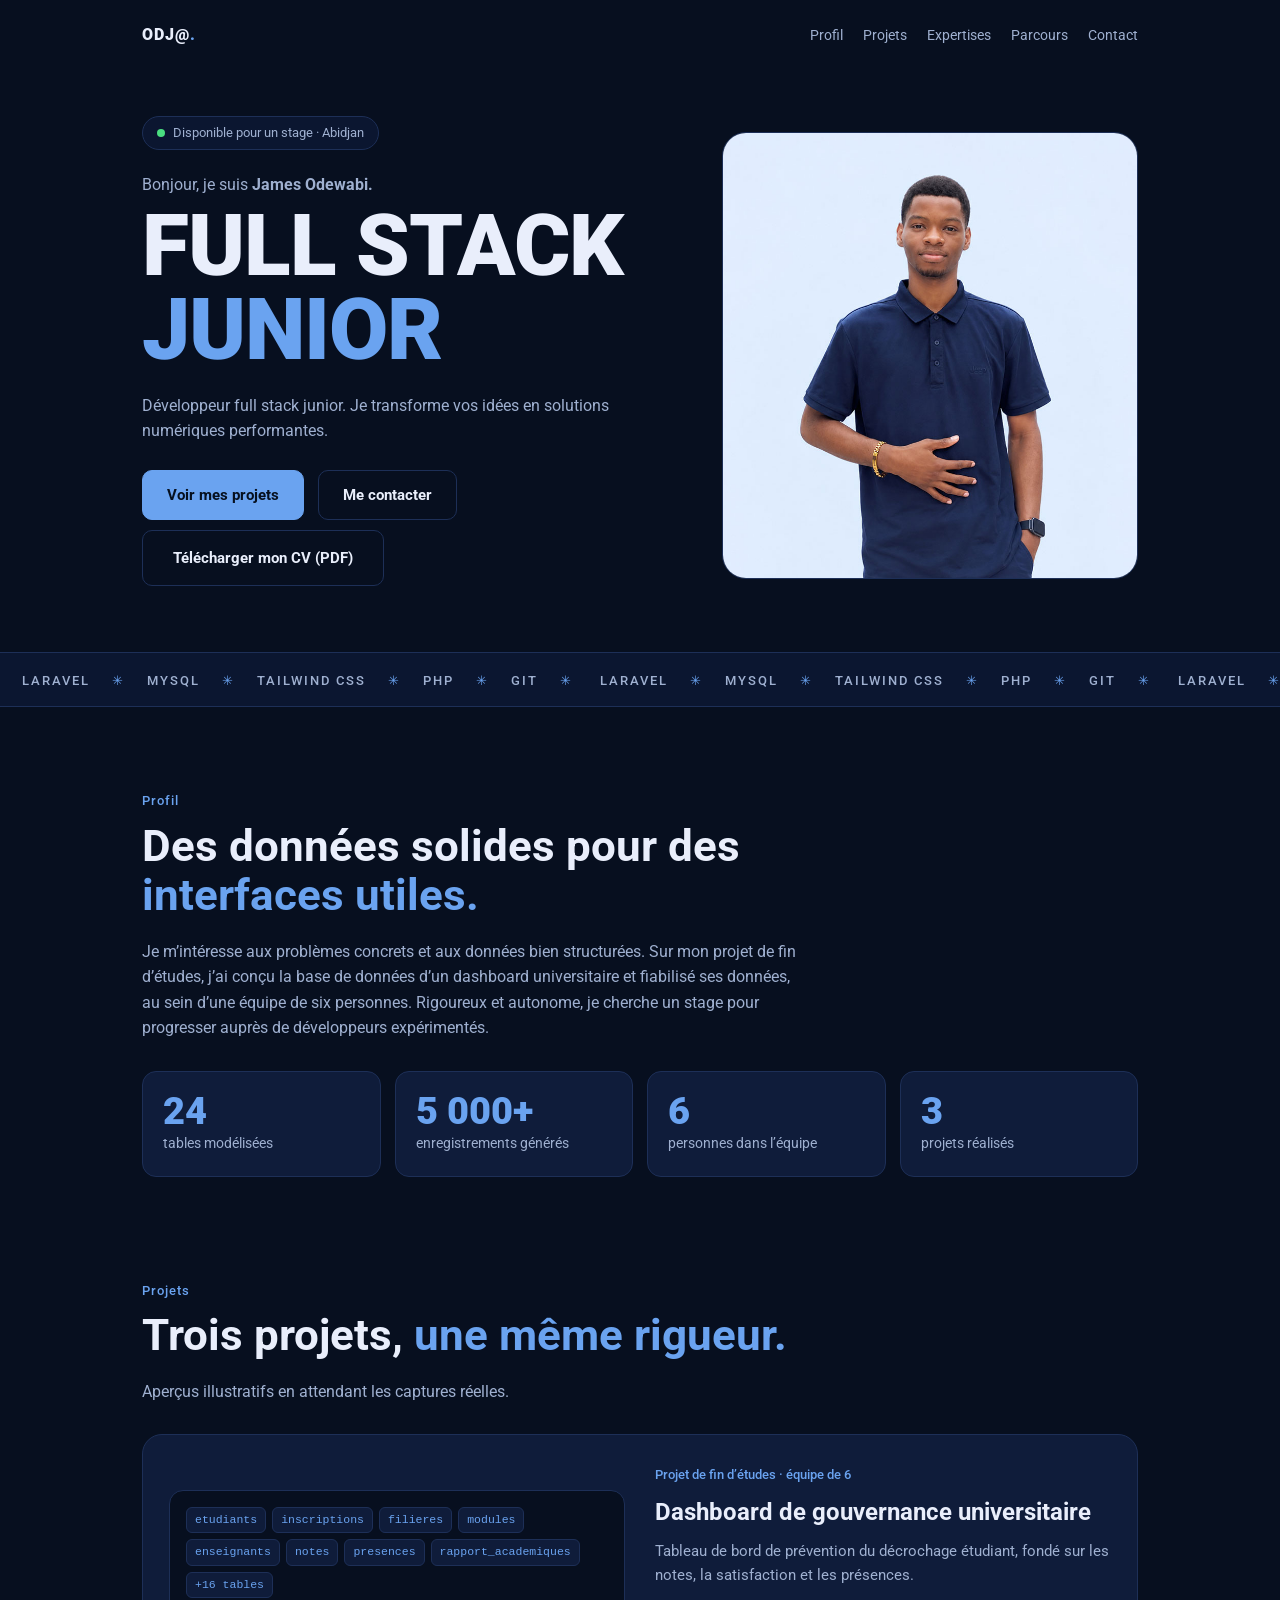
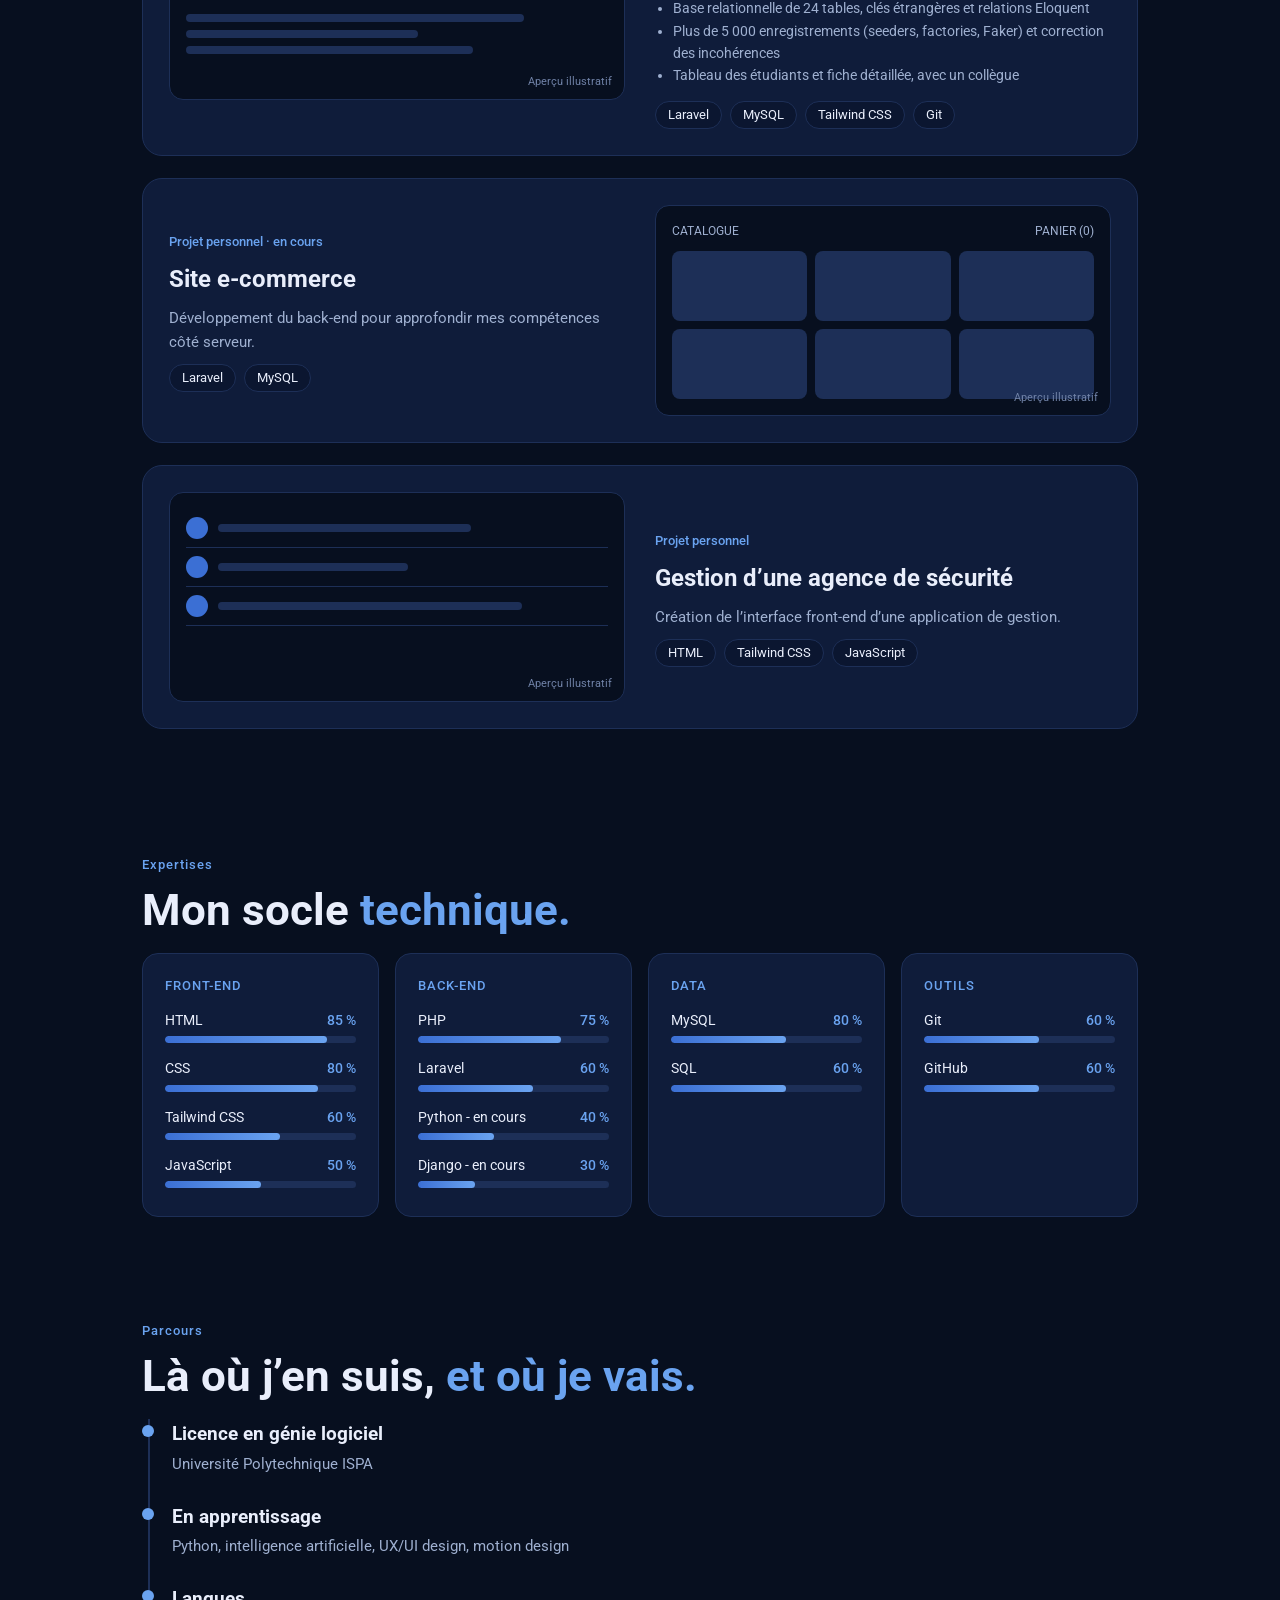
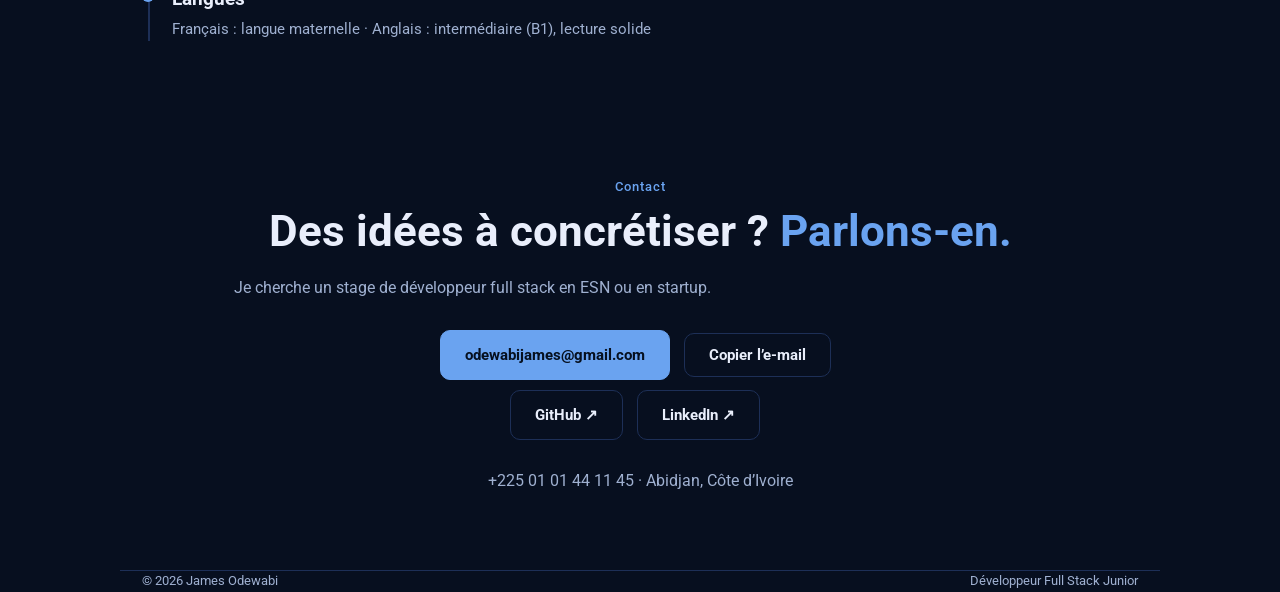
<file: PFT/index.html>
<!doctype html>
<html lang="fr">
  <head>
    <meta charset="utf-8">
    <meta name="viewport" content="width=device-width, initial-scale=1, viewport-fit=cover">
    <meta name="color-scheme" content="dark">
    <title>James Odewabi – Développeur Full Stack Junior</title>
    <link rel="stylesheet" href="https://fonts.googleapis.com/css2?family=Roboto:wght@400;500;700;900&display=swap">
    <link rel="stylesheet" href="index.css">
  </head>
  <body>
    <div class="wrap">
      <nav aria-label="Navigation principale">
        <div class="logo">ODJ@<span class="logo-mark">.</span></div>
        <div class="links">
          <a href="#profil">Profil</a>
          <a href="#projets">Projets</a>
          <a href="#expertises">Expertises</a>
          <a href="#parcours">Parcours</a>
          <a href="#contact">Contact</a>
        </div>
      </nav>

      <header class="hero">
        <div>
          <span class="badge"><span class="dot"></span>Disponible pour un stage · Abidjan</span>
          <p class="hi">Bonjour, je suis <strong>James Odewabi.</strong></p>
          <h1>FULL STACK <em>JUNIOR</em></h1>
          <p class="lead">Développeur full stack junior. Je transforme vos idées en solutions numériques performantes.</p>
          <a class="btn" href="#projets">Voir mes projets</a>
          <a class="btn alt" href="#contact">Me contacter</a>
          <br>

          <a class="btn alt btn-cv" href="cv/CV%20ODJ.pdf" download="CV ODJ.pdf">
            Télécharger mon CV (PDF)
          </a>

        </div> 
        <div class="photo">
          <img src="image\albj.jpg" alt="Portrait de James Odewabi">
        </div>
      </header>
    </div>

    <div class="marq" aria-hidden="true">
      <div>
        <span>LARAVEL</span><i>✳</i><span>MYSQL</span><i>✳</i><span>TAILWIND CSS</span><i>✳</i><span>PHP</span><i>✳</i><span>GIT</span><i>✳</i>
        <span>LARAVEL</span><i>✳</i><span>MYSQL</span><i>✳</i><span>TAILWIND CSS</span><i>✳</i><span>PHP</span><i>✳</i><span>GIT</span><i>✳</i>
        <span>LARAVEL</span><i>✳</i><span>MYSQL</span><i>✳</i><span>TAILWIND CSS</span><i>✳</i><span>PHP</span><i>✳</i><span>GIT</span><i>✳</i>
      </div>
    </div>

    <main class="wrap">
      <section id="profil">
        <div class="lab">Profil</div>
        <h2>Des données solides pour des <em>interfaces utiles.</em></h2>
        <p class="sub">
          Je m’intéresse aux problèmes concrets et aux données bien structurées. Sur mon projet de fin d’études, j’ai conçu la base de données d’un dashboard universitaire et fiabilisé ses données, au sein d’une équipe de six personnes. Rigoureux et autonome, je cherche un stage pour progresser auprès de développeurs expérimentés.
        </p>
        <div class="stats">
          <div class="stat"><b>24</b><span>tables modélisées</span></div>
          <div class="stat"><b>5 000+</b><span>enregistrements générés</span></div>
          <div class="stat"><b>6</b><span>personnes dans l’équipe</span></div>
          <div class="stat"><b>3</b><span>projets réalisés</span></div>
        </div>
      </section>

      <section id="projets">
        <div class="lab">Projets</div>
        <h2>Trois projets, <em>une même rigueur.</em></h2>
        <p class="sub">Aperçus illustratifs en attendant les captures réelles.</p>

        <article class="proj">
          <div class="pv">
            <div class="tb">
              <span>etudiants</span>
              <span>inscriptions</span>
              <span>filieres</span>
              <span>modules</span>
              <span>enseignants</span>
              <span>notes</span>
              <span>presences</span>
              <span>rapport_academiques</span>
              <span>+16 tables</span>
            </div>
            <div class="bar bar--80"></div>
            <div class="bar bar--55"></div>
            <div class="bar bar--68"></div>
            <small>Aperçu illustratif</small>
          </div>
          <div>
            <span class="num">Projet de fin d’études · équipe de 6</span>
            <h3>Dashboard de gouvernance universitaire</h3>
            <p>Tableau de bord de prévention du décrochage étudiant, fondé sur les notes, la satisfaction et les présences.</p>
            <ul>
              <li>Base relationnelle de 24 tables, clés étrangères et relations Eloquent</li>
              <li>Plus de 5 000 enregistrements (seeders, factories, Faker) et correction des incohérences</li>
              <li>Tableau des étudiants et fiche détaillée, avec un collègue</li>
            </ul>
            <div class="tags">
              <span class="tag">Laravel</span>
              <span class="tag">MySQL</span>
              <span class="tag">Tailwind CSS</span>
              <span class="tag">Git</span>
            </div>
          </div>
        </article>

        <article class="proj">
          <div class="pv">
            <div class="catalog-header">
              <span>CATALOGUE</span>
              <span>PANIER (0)</span>
            </div>
            <div class="pg">
              <div></div>
              <div></div>
              <div></div>
              <div></div>
              <div></div>
              <div></div>
            </div>
            <small>Aperçu illustratif</small>
          </div>
          <div>
            <span class="num">Projet personnel · en cours</span>
            <h3>Site e-commerce</h3>
            <p>Développement du back-end pour approfondir mes compétences côté serveur.</p>
            <div class="tags">
              <span class="tag">Laravel</span>
              <span class="tag">MySQL</span>
            </div>
          </div>
        </article>

        <article class="proj">
          <div class="pv">
            <div class="row"><i></i><div class="bar bar--60"></div></div>
            <div class="row"><i></i><div class="bar bar--45"></div></div>
            <div class="row"><i></i><div class="bar bar--72"></div></div>
            <small>Aperçu illustratif</small>
          </div>
          <div>
            <span class="num">Projet personnel</span>
            <h3>Gestion d’une agence de sécurité</h3>
            <p>Création de l’interface front-end d’une application de gestion.</p>
            <div class="tags">
              <span class="tag">HTML</span>
              <span class="tag">Tailwind CSS</span>
              <span class="tag">JavaScript</span>
            </div>
          </div>
        </article>
      </section>

      <section id="expertises">
        <div class="lab">Expertises</div>
        <h2>Mon socle <em>technique.</em></h2>
        <div class="grid4">
          <div class="card">
            <h3>FRONT-END</h3>
            <div class="tags">
              <div class="sk">
                <div class="sh"><span>HTML</span><b>85 %</b></div>
                <div class="st"><i class="st--85"></i></div>
              </div>
              <div class="sk">
                <div class="sh"><span>CSS</span><b>80 %</b></div>
                <div class="st"><i class="st--80"></i></div>
              </div>
              <div class="sk">
                <div class="sh"><span>Tailwind CSS</span><b>60 %</b></div>
                <div class="st"><i class="st--60"></i></div>
              </div>
              <div class="sk">
                <div class="sh"><span>JavaScript</span><b>50 %</b></div>
                <div class="st"><i class="st--50"></i></div>
              </div>
            </div>
          </div>

          <div class="card">
            <h3>BACK-END</h3>
            <div class="tags">
              <div class="sk">
                <div class="sh"><span>PHP</span><b>75 %</b></div>
                <div class="st"><i class="st--75"></i></div>
              </div>
              <div class="sk">
                <div class="sh"><span>Laravel</span><b>60 %</b></div>
                <div class="st"><i class="st--60"></i></div>
              </div>
              <div class="sk">
                <div class="sh"><span>Python - en cours</span><b>40 %</b></div>
                <div class="st"><i class="st--40"></i></div>
              </div>
              <div class="sk">
                <div class="sh"><span>Django - en cours</span><b>30 %</b></div>
                <div class="st"><i class="st--30"></i></div>
              </div>
            </div>
          </div>

          <div class="card">
            <h3>DATA</h3>
            <div class="tags">
              <div class="sk">
                <div class="sh"><span>MySQL</span><b>80 %</b></div>
                <div class="st"><i class="st--60"></i></div>
              </div>

              <div class="sk">
                <div class="sh"><span>SQL</span><b>60 %</b></div>
                <div class="st"><i class="st--60"></i></div>
              </div>
            </div>
          </div>

          <div class="card">
            <h3>OUTILS</h3>
            <div class="tags">
              <div class="sk">
                <div class="sh"><span>Git</span><b>60 %</b></div>
                <div class="st"><i class="st--60"></i></div>
              </div>
              <div class="sk">
                <div class="sh"><span>GitHub</span><b>60 %</b></div>
                <div class="st"><i class="st--60"></i></div>
              </div>
            </div>
          </div>
        </div>
      </section>

      <section id="parcours">
        <div class="lab">Parcours</div>
        <h2>Là où j’en suis, <em>et où je vais.</em></h2>
        <div class="tl">
          <div>
            <h3>Licence en génie logiciel</h3>
            <p>Université Polytechnique ISPA</p>
          </div>
          <div>
            <h3>En apprentissage</h3>
            <p>Python, intelligence artificielle, UX/UI design, motion design</p>
          </div>
          <div>
            <h3>Langues</h3>
            <p>Français : langue maternelle · Anglais : intermédiaire (B1), lecture solide</p>
          </div>
        </div>
      </section>

      <section class="cta" id="contact">
        <div class="lab">Contact</div>
        <h2>Des idées à concrétiser ? <em>Parlons-en.</em></h2>
        <p class="sub contact-intro">Je cherche un stage de développeur full stack en ESN ou en startup.</p>
        <a class="btn" href="mailto:odewabijames@gmail.com">odewabijames@gmail.com</a>
        <button class="btn alt" id="cp" type="button">Copier l’e-mail</button>
        <br>
        <a class="btn alt" href="https://github.com/devodj">GitHub ↗</a>
        <a class="btn alt" href="https://www.linkedin.com/in/james-odewabi-7aa8b1288">LinkedIn ↗</a>
        <p class="ct">+225 01 01 44 11 45 · Abidjan, Côte d’Ivoire</p>
      </section>
    </main>

    <footer class="wrap">
      <span>© 2026 James Odewabi</span>
      <span>Développeur Full Stack Junior</span>
    </footer>
    <script src="Index.js"></script>
  </body>
</html>
</file>
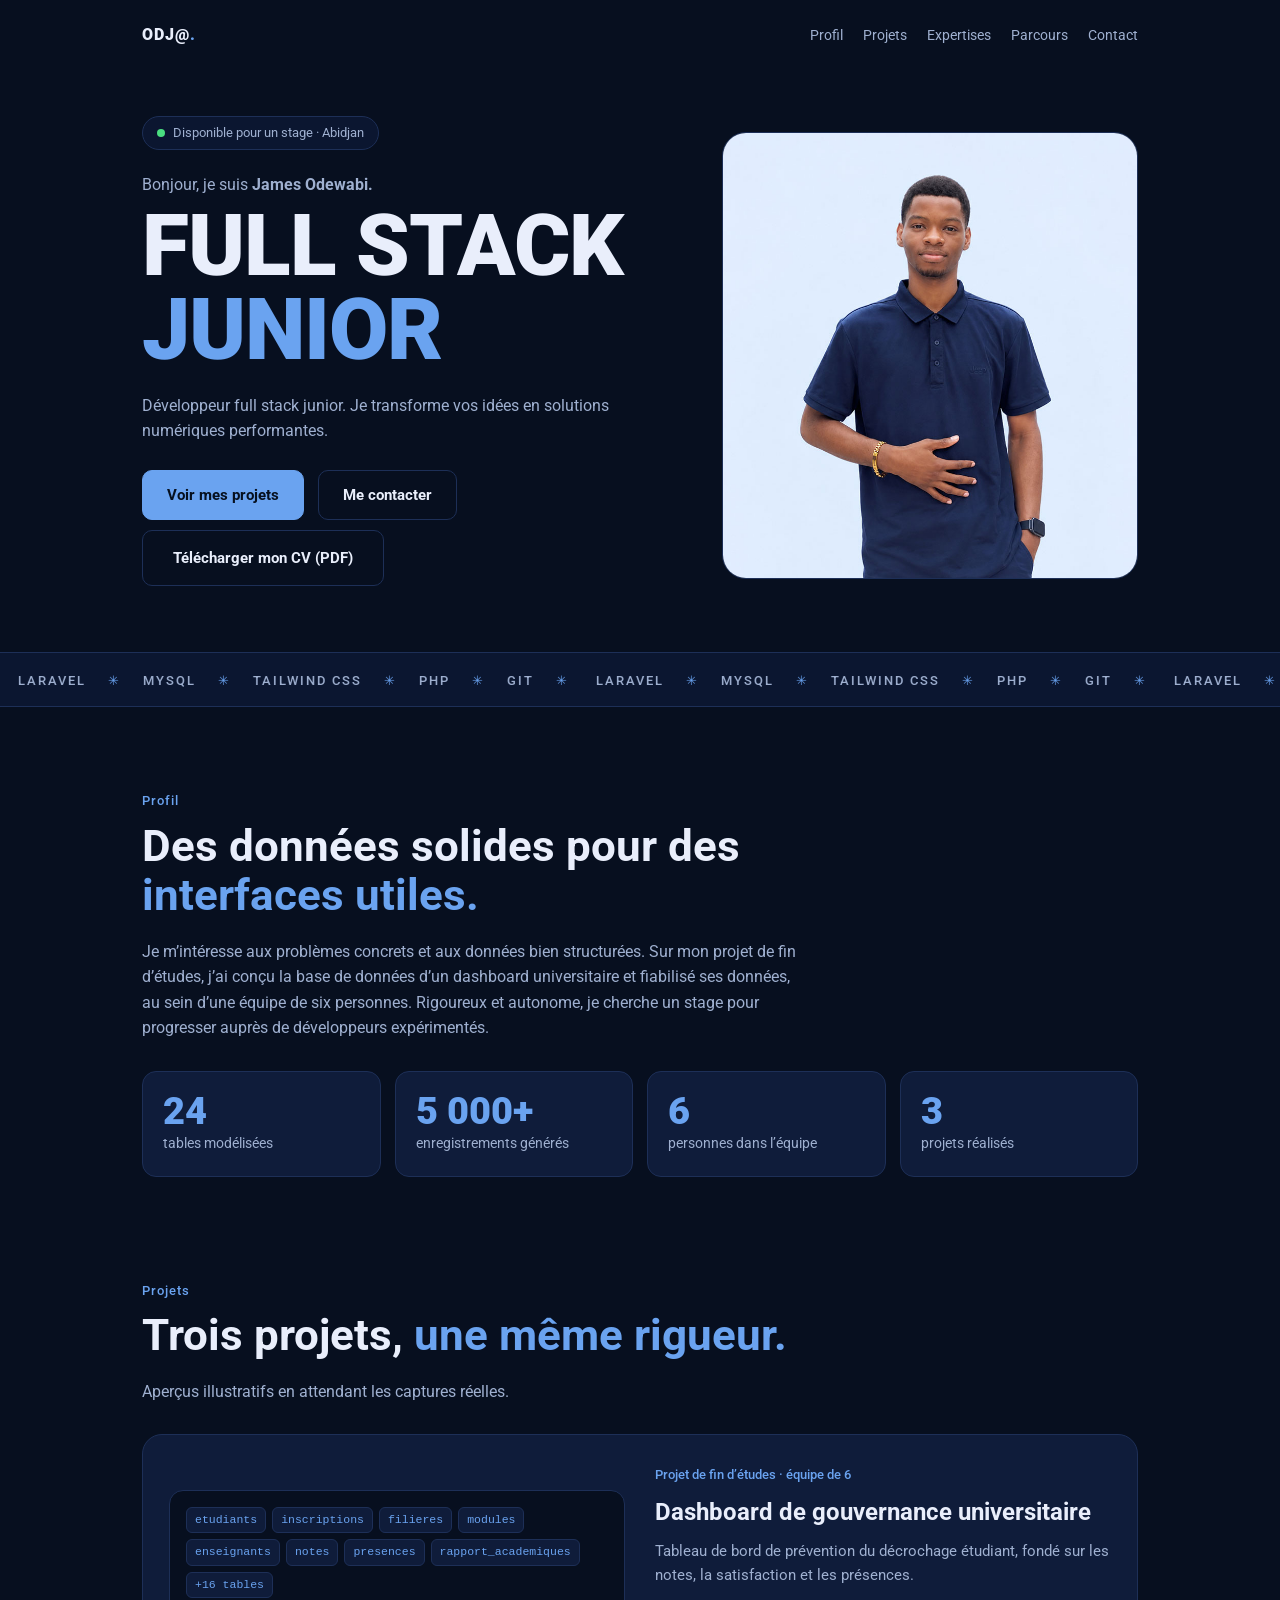
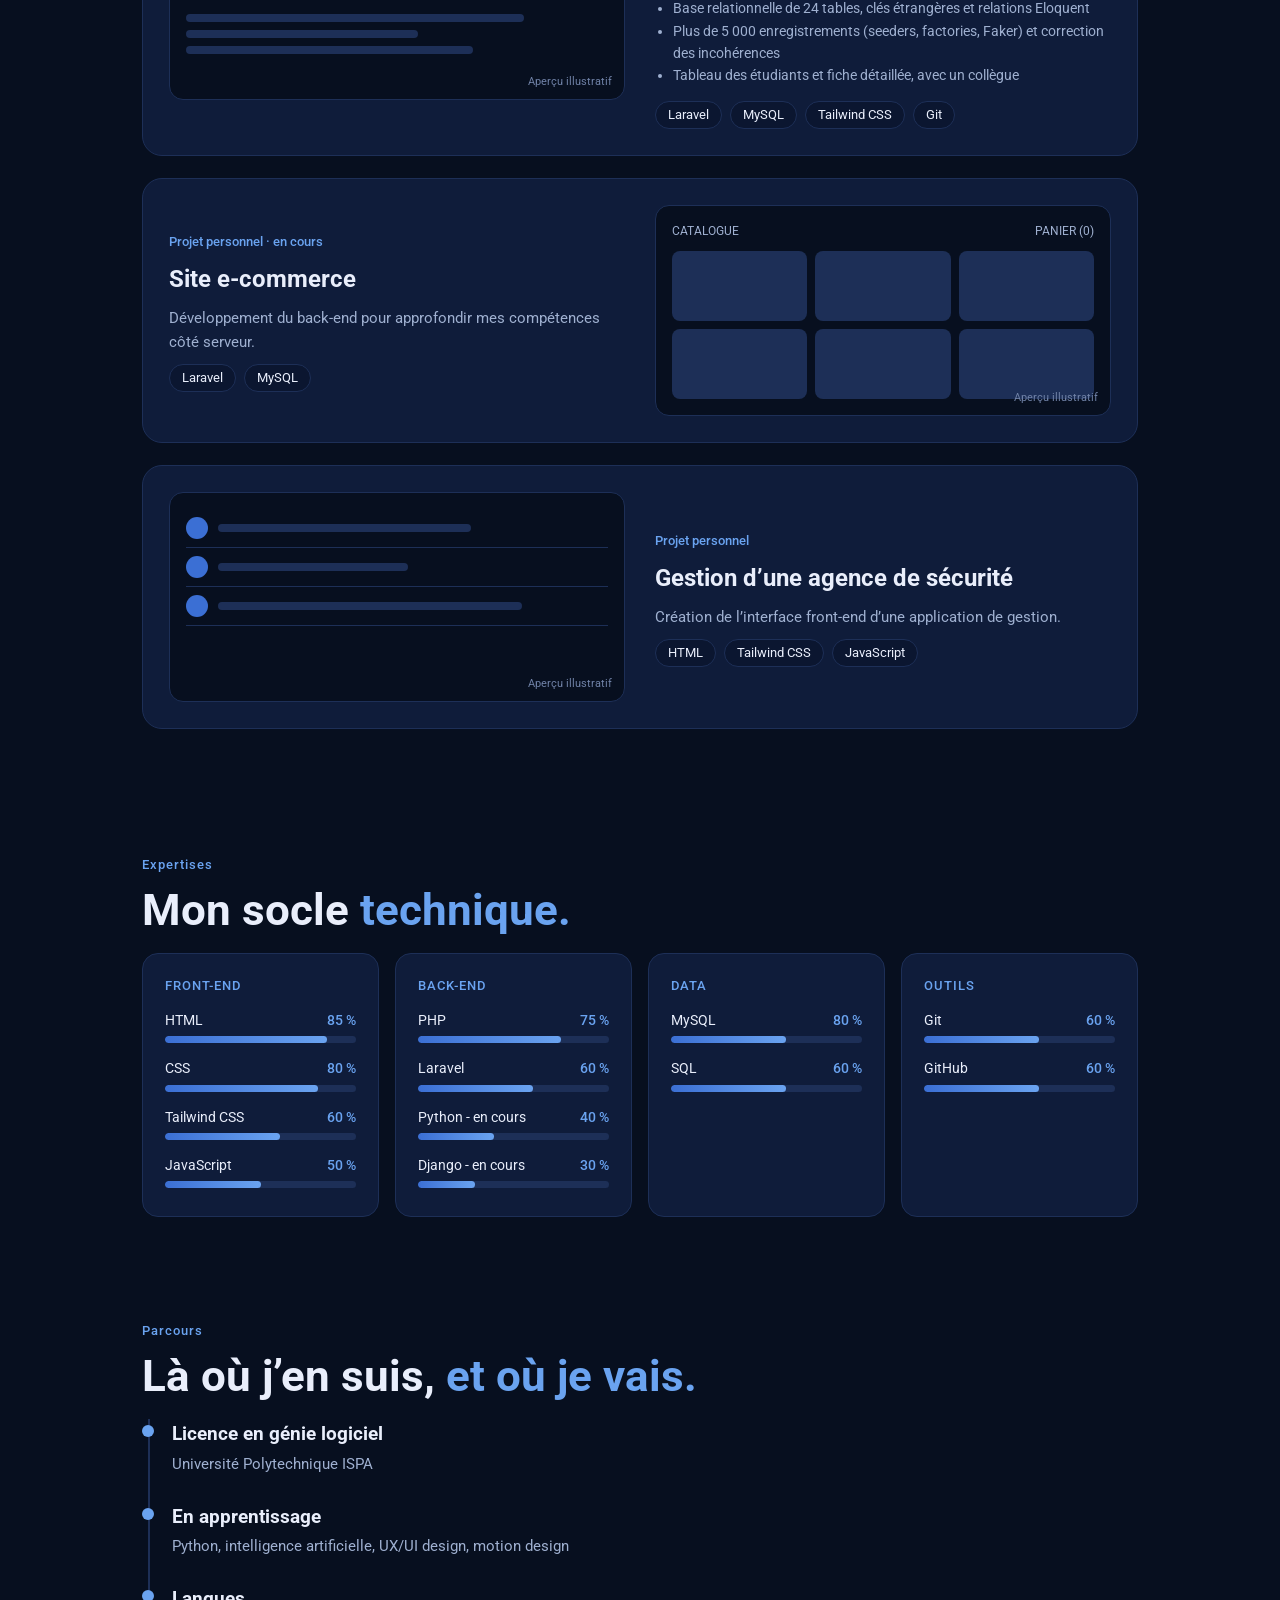
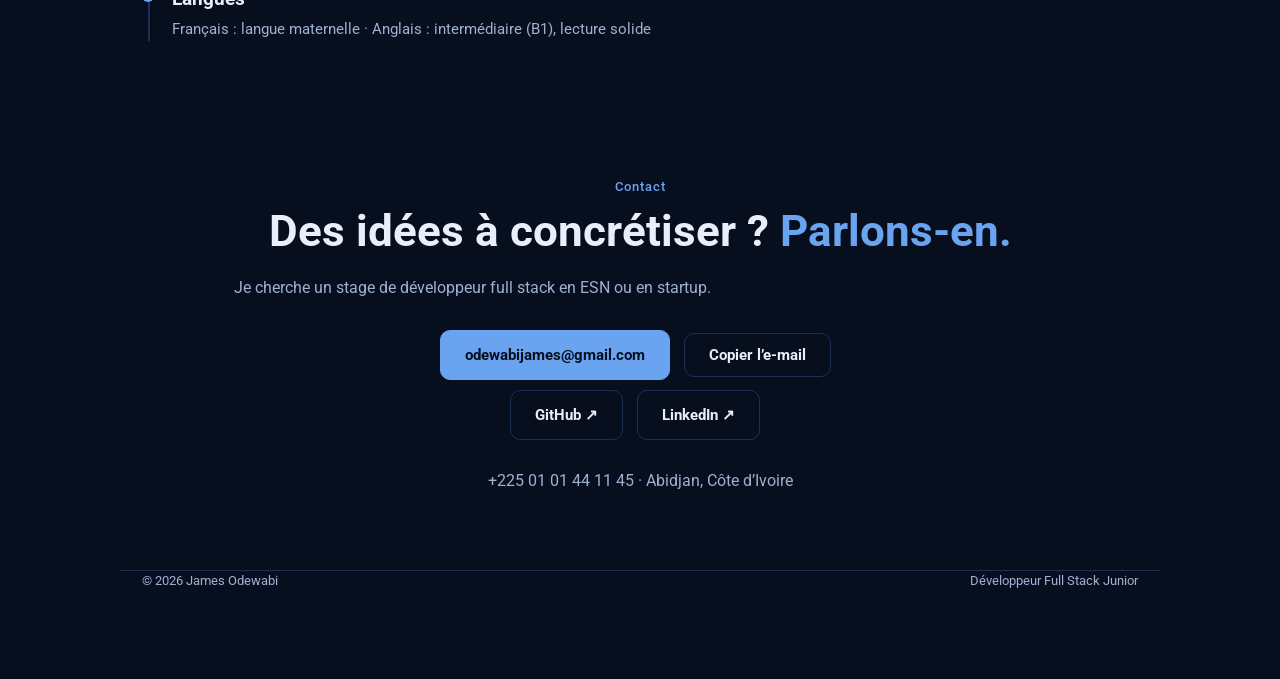
<file: redirect.html>
<!DOCTYPE html>
<html>
<head>
  <meta charset="UTF-8">
  <meta http-equiv="refresh" content="0; url=PFT/">
  <title>Redirection</title>
</head>
<body>
  <a href="PFT/">Accéder au portfolio</a>
</body>
</html>
</file>
<file: PFT/index.css>
/* Base and theme */
:root {
  --bg: #070f1f;
  --bg2: #0b1630;
  --card: #0f1c3a;
  --line: #1d2f57;
  --text: #e9eefb;
  --muted: #9fb0d0;
  --accent: #6aa3f0;
  --accent2: #3b6fd4;
  color-scheme: dark;
  box-sizing: border-box;
  padding-top: env(safe-area-inset-top, 0px);
  padding-bottom: env(safe-area-inset-bottom, 0px);
}

* {
  box-sizing: border-box;
}

html {
  scroll-behavior: smooth;
  scroll-padding-top: 20px;
  background: var(--bg);
}

body {
  margin: 0;
  background: var(--bg);
  color: var(--text);
  font-family: Roboto, Arial, sans-serif;
  line-height: 1.6;
  overflow-x: hidden;
}

a {
  color: inherit;
}

.wrap {
  max-width: 1040px;
  margin: 0 auto;
  padding: 0 22px;
}

/* Navigation */
nav {
  display: flex;
  justify-content: space-between;
  align-items: center;
  padding: 22px 0;
  gap: 16px;
  flex-wrap: wrap;
}

.logo {
  font-weight: 900;
  letter-spacing: 1px;
}

.logo-mark {
  color: var(--accent);
}

.links {
  display: flex;
  gap: 20px;
  flex-wrap: wrap;
}

.links a {
  text-decoration: none;
  color: var(--muted);
  font-size: 14px;
}

.links a:hover {
  color: var(--text);
}

.links b {
  color: var(--accent);
  font-weight: 500;
  margin-right: 4px;
  font-size: 12px;
}

/* Hero and buttons */
.badge {
  display: inline-flex;
  align-items: center;
  gap: 8px;
  border: 1px solid var(--line);
  border-radius: 999px;
  padding: 6px 14px;
  font-size: 13px;
  color: var(--muted);
  background: var(--bg2);
}

.dot {
  width: 8px;
  height: 8px;
  border-radius: 50%;
  background: #4ade80;
}

.hero {
  display: grid;
  grid-template-columns: 1.3fr 1fr;
  gap: 40px;
  align-items: center;
  padding: 46px 0 56px;
}

.hi {
  color: var(--muted);
  margin: 22px 0 6px;
}

h1 {
  font-size: clamp(44px, 9vw, 86px);
  line-height: 0.98;
  margin: 0 0 20px;
  font-weight: 900;
  letter-spacing: -1px;
}

h1 em,
h2 em {
  font-style: normal;
  color: var(--accent);
}

.lead {
  color: var(--muted);
  max-width: 480px;
  margin: 0 0 26px;
}

.btn {
  display: inline-block;
  padding: 12px 24px;
  border-radius: 10px;
  background: var(--accent);
  color: #06101f;
  font-weight: 700;
  text-decoration: none;
  margin: 0 10px 10px 0;
  border: 1.5px solid var(--accent);
  font-size: 15px;
  cursor: pointer;
  font-family: inherit;
}

.btn.alt {
  background: transparent;
  color: var(--text);
  border-color: var(--line);
}

.btn.alt:hover {
  border-color: var(--accent);
}

.btn-cv {
  display: inline-flex;
  align-items: center;
  justify-content: center;
  padding: 15px 30px;
}

.photo {
  width: min(420px, 100%);
  aspect-ratio: 810 / 871;
  border-radius: 24px;
  overflow: hidden;
  border: 1px solid var(--line);
  background: #cfd9ee;
  justify-self: center;
  position: relative;
}

.photo img {
  width: 100%;
  height: 100%;
  object-fit: cover;
  display: block;
}

/* Scrolling technology banner */
.marq {
  border-block: 1px solid var(--line);
  background: var(--bg2);
  overflow: hidden;
  white-space: nowrap;
  padding: 14px 0;
}

.marq div {
  display: inline-block;
  animation: m 28s linear infinite;
  color: var(--muted);
  letter-spacing: 2px;
  font-size: 13px;
  font-weight: 500;
}

.marq span {
  margin: 0 22px;
}

.marq i {
  color: var(--accent);
  font-style: normal;
}

@keyframes m {
  to {
    transform: translateX(-50%);
  }
}

/* Shared section typography */
section {
  padding: 84px 0 20px;
}

.lab {
  color: var(--accent);
  font-size: 13px;
  font-weight: 500;
  letter-spacing: 1px;
  margin-bottom: 10px;
}

h2 {
  font-size: clamp(28px, 4.6vw, 44px);
  line-height: 1.12;
  margin: 0 0 18px;
  font-weight: 700;
  max-width: 760px;
}

p.sub {
  color: var(--muted);
  max-width: 660px;
  margin: 0 0 30px;
}

/* Profile statistics */
.stats {
  display: grid;
  grid-template-columns: repeat(auto-fit, minmax(150px, 1fr));
  gap: 14px;
  margin: 30px 0 0;
}

.stat {
  border: 1px solid var(--line);
  border-radius: 14px;
  padding: 20px;
  background: var(--card);
}

.stat b {
  display: block;
  font-size: 38px;
  line-height: 1;
  color: var(--accent);
  font-weight: 900;
}

.stat span {
  color: var(--muted);
  font-size: 14px;
}

/* Projects */
.proj {
  display: grid;
  grid-template-columns: 1fr 1fr;
  gap: 30px;
  align-items: center;
  border: 1px solid var(--line);
  border-radius: 20px;
  padding: 26px;
  background: var(--card);
  margin-bottom: 22px;
}

.proj:nth-of-type(even) .pv {
  order: 2;
}

.pv {
  background: var(--bg);
  border: 1px solid var(--line);
  border-radius: 14px;
  padding: 16px;
  min-height: 210px;
  position: relative;
}

.pv small {
  position: absolute;
  right: 12px;
  bottom: 8px;
  color: #6f81a6;
  font-size: 11px;
}

.num {
  color: var(--accent);
  font-weight: 500;
  font-size: 13px;
}

.proj h3 {
  font-size: 24px;
  margin: 6px 0 8px;
}

.proj p {
  color: var(--muted);
  margin: 0 0 10px;
  font-size: 15px;
}

.proj ul {
  color: var(--muted);
  font-size: 14px;
  padding-left: 18px;
  margin: 0 0 14px;
}

.catalog-header {
  display: flex;
  justify-content: space-between;
  font-size: 12px;
  color: var(--muted);
}

.tags {
  display: flex;
  flex-wrap: wrap;
  gap: 8px;
}

.tag {
  border: 1px solid var(--line);
  border-radius: 999px;
  padding: 3px 12px;
  font-size: 12.5px;
  color: var(--text);
  background: var(--bg2);
}

.tb {
  display: flex;
  flex-wrap: wrap;
  gap: 6px;
}

.tb span {
  font-family: ui-monospace, Consolas, monospace;
  font-size: 11.5px;
  background: var(--card);
  border: 1px solid var(--line);
  border-radius: 6px;
  padding: 3px 8px;
  color: var(--accent);
}

.bar {
  height: 8px;
  border-radius: 4px;
  background: var(--line);
  margin: 8px 0;
}

.bar--80 {
  width: 80%;
  margin-top: 16px;
}

.bar--55 {
  width: 55%;
}

.bar--68 {
  width: 68%;
}

.bar--60 {
  width: 60%;
  margin: 0;
}

.bar--45 {
  width: 45%;
  margin: 0;
}

.bar--72 {
  width: 72%;
  margin: 0;
}

.pg {
  display: grid;
  grid-template-columns: repeat(3, 1fr);
  gap: 8px;
  margin-top: 10px;
}

.pg div {
  height: 70px;
  border-radius: 8px;
  background: var(--line);
}

.row {
  display: flex;
  gap: 10px;
  align-items: center;
  border-bottom: 1px solid var(--line);
  padding: 8px 0;
}

.row i {
  width: 22px;
  height: 22px;
  border-radius: 50%;
  background: var(--accent2);
  flex: none;
}

/* Skills */
.grid4 {
  display: grid;
  grid-template-columns: repeat(auto-fit, minmax(230px, 1fr));
  gap: 16px;
}

.card {
  border: 1px solid var(--line);
  border-radius: 16px;
  padding: 22px;
  background: var(--card);
}

.card h3 {
  margin: 0 0 4px;
  font-size: 13px;
  color: var(--accent);
  font-weight: 500;
  letter-spacing: 1px;
}

.card .tags {
  margin-top: 12px;
}

.sk {
  width: 100%;
  margin-bottom: 6px;
}

.sh {
  display: flex;
  justify-content: space-between;
  font-size: 14px;
  margin-bottom: 5px;
}

.sh b {
  color: var(--accent);
  font-weight: 500;
}

.st {
  height: 7px;
  border-radius: 4px;
  background: var(--line);
  overflow: hidden;
}

.st i {
  display: block;
  height: 100%;
  border-radius: 4px;
  background: linear-gradient(90deg, var(--accent2), var(--accent));
}

.st i.st--85 {
  width: 85%;
}

.st i.st--80 {
  width: 80%;
}

.st i.st--75 {
  width: 75%;
}

.st i.st--60 {
  width: 60%;
}

.st i.st--50 {
  width: 50%;
}

.st i.st--40 {
  width: 40%;
}

.st i.st--30 {
  width: 30%;
}

/* Education and contact */
.tl {
  border-left: 2px solid var(--line);
  padding-left: 22px;
  margin-left: 6px;
}

.tl div {
  position: relative;
  margin-bottom: 26px;
}

.tl div::before {
  content: "";
  position: absolute;
  left: -30px;
  top: 6px;
  width: 12px;
  height: 12px;
  border-radius: 50%;
  background: var(--accent);
}

.tl h3 {
  margin: 0;
  font-size: 19px;
}

.tl p {
  margin: 2px 0 0;
  color: var(--muted);
  font-size: 15px;
}

.cta {
  padding: 90px 0 60px;
  text-align: center;
}

.cta h2 {
  margin: 0 auto 18px;
}

.contact-intro {
  margin: 0 auto 24px;
}

.ct {
  color: var(--muted);
  margin-top: 18px;
}

/* Footer */
footer {
  border-top: 1px solid var(--line);
  padding: 22px 0;
  color: var(--muted);
  font-size: 13px;
  display: flex;
  justify-content: space-between;
  gap: 10px;
  flex-wrap: wrap;
}

/* Responsive and accessibility */
@media (max-width: 760px) {
  .hero,
  .proj {
    grid-template-columns: 1fr;
  }

  .proj:nth-of-type(even) .pv {
    order: 0;
  }
}

@media (prefers-reduced-motion: reduce) {
  .marq div {
    animation: none;
  }

  html {
    scroll-behavior: auto;
  }
}
</file>
